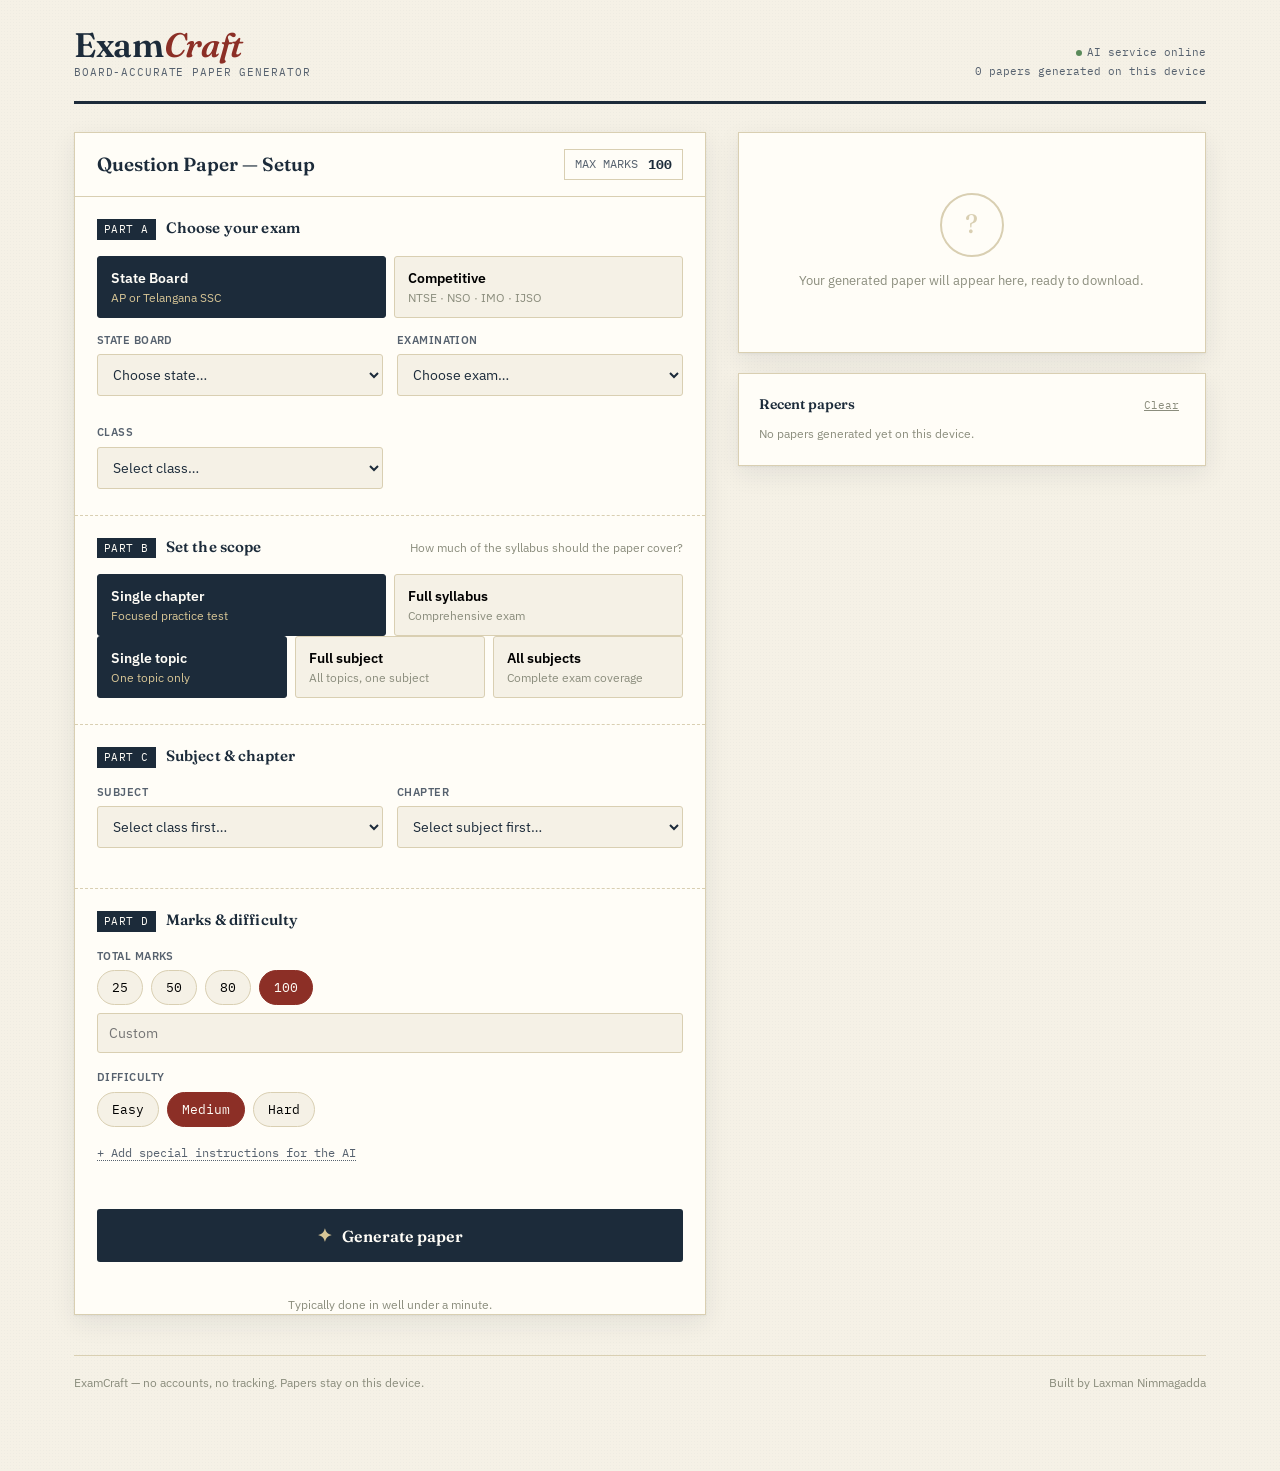
<file: templates/index.html>
<!DOCTYPE html>
<html lang="en">
<head>
<meta charset="UTF-8">
<meta name="viewport" content="width=device-width, initial-scale=1.0">
<title>ExamCraft — AI Exam Paper Generator</title>
<link rel="icon" type="image/svg+xml" href="data:image/svg+xml,%3Csvg xmlns='http://www.w3.org/2000/svg' viewBox='0 0 32 32'%3E%3Crect width='32' height='32' rx='4' fill='%231C2B3A'/%3E%3Ccircle cx='16' cy='16' r='9' fill='none' stroke='%23A6823C' stroke-width='1.6'/%3E%3Ctext x='16' y='20' font-family='Georgia,serif' font-size='12' fill='%23A6823C' text-anchor='middle'%3EEC%3C/text%3E%3C/svg%3E">
<meta name="theme-color" content="#1C2B3A">
<meta name="description" content="ExamCraft — generate board-accurate exam papers with answer keys as print-ready PDFs.">
<link rel="preconnect" href="https://fonts.googleapis.com">
<link rel="preconnect" href="https://fonts.gstatic.com" crossorigin>
<link href="https://fonts.googleapis.com/css2?family=Fraunces:ital,wght@0,500;0,600;0,700;1,500;1,600&family=IBM+Plex+Sans:wght@400;500;600&family=IBM+Plex+Mono:wght@400;500&display=swap" rel="stylesheet">
<link rel="stylesheet" href="/static/css/style.css">
</head>
<body>

<div class="wrap">

  <!-- ═══ MASTHEAD ═══════════════════════════════════════════════ -->
  <header class="masthead">
    <div class="brand">
      <div class="brand-mark">Exam<em>Craft</em></div>
      <div class="brand-tag">Board-accurate paper generator</div>
    </div>
    <div class="masthead-right">
      <div><span class="dot"></span>AI service online</div>
      <div id="lifetimeLine">0 papers generated on this device</div>
    </div>
  </header>

  <div class="layout">

    <!-- ═══ FORM — laid out like the paper it produces ═══════════ -->
    <form class="paper" id="paperForm" autocomplete="off" onsubmit="return false;">

      <div class="paper-head">
        <div class="paper-head-title">Question Paper — Setup</div>
        <div class="marks-box">MAX MARKS <b id="marksPreview">100</b></div>
      </div>

      <!-- PART A — Paper type -->
      <section class="part">
        <div class="part-banner">
          <span class="part-num">PART A</span>
          <span class="part-title">Choose your exam</span>
        </div>
        <div class="seg cols-2" id="examTypeSeg" role="radiogroup" aria-label="Exam type">
          <button type="button" class="seg-btn active" data-exam-type="state-board">
            <strong>State Board</strong>
            <span>AP or Telangana SSC</span>
          </button>
          <button type="button" class="seg-btn" data-exam-type="competitive">
            <strong>Competitive</strong>
            <span>NTSE · NSO · IMO · IJSO</span>
          </button>
        </div>

        <div class="field-row" style="margin-top:14px">
          <div class="field" id="stateField">
            <label for="stateSelect">State board</label>
            <select id="stateSelect">
              <option value="">Choose state…</option>
              <option value="Andhra Pradesh">Andhra Pradesh (BSEAP)</option>
              <option value="Telangana">Telangana (BSETS)</option>
            </select>
          </div>
          <div class="field is-hidden" id="compField">
            <label for="competitiveExam">Examination</label>
            <select id="competitiveExam">
              <option value="">Choose exam…</option>
              <option value="NTSE">NTSE — Talent Search</option>
              <option value="NSO">NSO — Science Olympiad</option>
              <option value="IMO">IMO — Maths Olympiad</option>
              <option value="IJSO">IJSO — Junior Science</option>
            </select>
          </div>
          <div class="field">
            <label for="classSelect">Class</label>
            <select id="classSelect">
              <option value="">Select class…</option>
              <option value="6">Class VI</option>
              <option value="7">Class VII</option>
              <option value="8">Class VIII</option>
              <option value="9">Class IX</option>
              <option value="10">Class X</option>
            </select>
          </div>
        </div>
      </section>

      <!-- PART B — Scope -->
      <section class="part">
        <div class="part-banner">
          <span class="part-num">PART B</span>
          <span class="part-title">Set the scope</span>
          <span class="part-sub" id="scopeHint">How much of the syllabus should the paper cover?</span>
        </div>
        <div class="seg cols-2" id="boardScopeSeg">
          <button type="button" class="seg-btn active" data-scope="single">
            <strong>Single chapter</strong>
            <span>Focused practice test</span>
          </button>
          <button type="button" class="seg-btn" data-scope="all">
            <strong>Full syllabus</strong>
            <span>Comprehensive exam</span>
          </button>
        </div>
        <div class="seg cols-3 is-hidden" id="compScopeSeg">
          <button type="button" class="seg-btn active" data-comp-scope="topic">
            <strong>Single topic</strong>
            <span>One topic only</span>
          </button>
          <button type="button" class="seg-btn" data-comp-scope="subject">
            <strong>Full subject</strong>
            <span>All topics, one subject</span>
          </button>
          <button type="button" class="seg-btn" data-comp-scope="all">
            <strong>All subjects</strong>
            <span>Complete exam coverage</span>
          </button>
        </div>
      </section>

      <!-- PART C — Subject & chapter -->
      <section class="part" id="subjectPart">
        <div class="part-banner">
          <span class="part-num">PART C</span>
          <span class="part-title">Subject &amp; chapter</span>
        </div>
        <div class="field-row">
          <div class="field" id="subjectField">
            <label for="subjectSelect" id="subjectLabel">Subject</label>
            <select id="subjectSelect">
              <option value="">Select class first…</option>
            </select>
          </div>
          <div class="field" id="chapterField">
            <label for="chapterSelect" id="chapterLabel">Chapter</label>
            <select id="chapterSelect">
              <option value="">Select subject first…</option>
            </select>
          </div>
        </div>
      </section>

      <!-- PART D — Marks & difficulty -->
      <section class="part">
        <div class="part-banner">
          <span class="part-num">PART D</span>
          <span class="part-title">Marks &amp; difficulty</span>
        </div>
        <div class="field" style="margin-bottom:16px">
          <label>Total marks</label>
          <div class="chips" id="marksChips">
            <button type="button" class="chip" data-marks="25">25</button>
            <button type="button" class="chip" data-marks="50">50</button>
            <button type="button" class="chip" data-marks="80">80</button>
            <button type="button" class="chip active" data-marks="100">100</button>
            <input type="number" class="chip-custom" id="marksCustom" placeholder="Custom" min="10" max="200">
          </div>
        </div>
        <div class="field">
          <label>Difficulty</label>
          <div class="chips" id="diffChips">
            <button type="button" class="chip" data-diff="Easy">Easy</button>
            <button type="button" class="chip active" data-diff="Medium">Medium</button>
            <button type="button" class="chip" data-diff="Hard">Hard</button>
          </div>
        </div>

        <button type="button" class="more-toggle" id="moreToggle">+ Add special instructions for the AI</button>
        <div class="more-panel" id="morePanel">
          <div class="field" style="margin-top:12px">
            <label for="suggestions">Special instructions (optional)</label>
            <textarea id="suggestions" placeholder="e.g. Focus on word problems, avoid MCQs on this topic, include one diagram-based question…"></textarea>
          </div>
        </div>
      </section>

      <!-- Generate -->
      <div class="generate-bar">
        <button type="button" class="btn-generate" id="generateBtn">
          <span class="seal-icon">✦</span>
          <span id="generateBtnLabel">Generate paper</span>
        </button>
      </div>
      <div class="hint" id="formHint">Typically done in well under a minute.</div>

    </form>

    <!-- ═══ RESULT RAIL ═══════════════════════════════════════════ -->
    <aside class="rail">

      <div class="result-card" id="resultCard">
        <div class="result-empty" id="resultEmpty">
          <div class="stamp-outline">?</div>
          <p>Your generated paper will appear here, ready to download.</p>
        </div>

        <div id="resultFilled" style="display:none">
          <div class="result-head">
            <div class="result-stamp" id="resultStamp">READY</div>
            <div>
              <div class="result-meta-title" id="resultTitle">Paper title</div>
              <div class="result-meta-sub" id="resultSub">—</div>
            </div>
          </div>

          <div class="result-actions">
            <button class="btn btn-primary" id="downloadPaperBtn">Download question paper</button>
            <button class="btn" id="downloadKeyBtn">Download with answer key</button>
            <button class="btn" id="copyBtn">Copy text</button>
          </div>

          <div class="preview-tabs">
            <button class="preview-tab active" data-tab="paper">Question paper</button>
            <button class="preview-tab" data-tab="key">Answer key</button>
          </div>
          <div class="preview-body" id="previewBody"></div>
        </div>
      </div>

      <div class="result-card" id="historyCard">
        <div class="history-head">
          <h3>Recent papers</h3>
          <button class="history-clear" id="clearHistoryBtn">Clear</button>
        </div>
        <div class="history-list" id="historyList">
          <div class="history-empty">No papers generated yet on this device.</div>
        </div>
      </div>

    </aside>
  </div>

  <footer class="footer">
    <span>ExamCraft — no accounts, no tracking. Papers stay on this device.</span>
    <span>Built by Laxman Nimmagadda</span>
  </footer>
</div>

<!-- ═══ LOADING OVERLAY ═══════════════════════════════════════════ -->
<div class="loading-overlay" id="loadingOverlay" role="dialog" aria-modal="true" aria-label="Generating exam paper">
  <div class="loading-card">
    <div class="loading-title">Setting your paper…</div>
    <div class="loading-sub" id="loadingSub">Writing questions, building the answer key, and laying out the PDF.</div>
    <div class="ink-bar"><div class="ink-bar-fill" id="inkBarFill"></div></div>
    <div class="loading-row">
      <span id="elapsedTime">0:00</span>
      <span id="etaTime">~30s typical</span>
    </div>
    <div class="loading-steps" id="loadingSteps">
      <div class="loading-step" data-step="1"><span class="dot"></span>Reading your selections</div>
      <div class="loading-step" data-step="2"><span class="dot"></span>Writing the questions</div>
      <div class="loading-step" data-step="3"><span class="dot"></span>Drawing diagrams &amp; building the answer key</div>
      <div class="loading-step" data-step="4"><span class="dot"></span>Laying out the PDF</div>
    </div>
  </div>
</div>

<div id="toast" role="status" aria-live="polite"></div>

<script src="/static/js/app.js"></script>
</body>
</html>
</file>
<file: static/css/style.css>
/* ═══════════════════════════════════════════════════════════════
   ExamCraft — stylesheet
   Concept: the generator itself is laid out like the exam paper
   it produces — a masthead, numbered parts, a marks box, a
   section banner style borrowed straight from the PDF output.
   Everything animates with plain CSS. No canvas, no animation
   library, no particle systems.
   ═══════════════════════════════════════════════════════════════ */

:root {
  --paper:      #F5F1E6;
  --paper-dark: #EBE3CD;
  --ink:        #1C2B3A;
  --ink-soft:   #57626F;
  --ink-faint:  #8B8D7D;
  --rule:       #D9CFB2;
  --seal:       #8C2F26;
  --seal-soft:  #C96257;
  --gold:       #A6823C;
  --gold-soft:  #D8C696;
  --white:      #FFFDF7;
  --shadow:     0 1px 2px rgba(28,43,58,.06), 0 8px 24px rgba(28,43,58,.08);
  --radius:     3px;
  --serif:      'Fraunces', Georgia, serif;
  --sans:       'IBM Plex Sans', system-ui, sans-serif;
  --mono:       'IBM Plex Mono', 'Courier New', monospace;
}

* { box-sizing: border-box; }
html { scroll-behavior: smooth; }

body {
  margin: 0;
  background: var(--paper);
  color: var(--ink);
  font-family: var(--sans);
  font-size: 15px;
  line-height: 1.5;
  background-image: radial-gradient(rgba(28,43,58,.025) 1px, transparent 1px);
  background-size: 3px 3px;
}

a { color: inherit; }
button { font-family: inherit; }
::selection { background: var(--gold-soft); color: var(--ink); }
:focus-visible { outline: 2px solid var(--seal); outline-offset: 2px; }

/* ── Layout shell ─────────────────────────────────────────────── */
.wrap { max-width: 1180px; margin: 0 auto; padding: 28px 24px 80px; }

/* ── Masthead ─────────────────────────────────────────────────── */
.masthead {
  display: flex;
  align-items: flex-end;
  justify-content: space-between;
  gap: 24px;
  padding-bottom: 20px;
  margin-bottom: 28px;
  border-bottom: 3px solid var(--ink);
}
.brand { display: flex; flex-direction: column; gap: 2px; }
.brand-mark {
  font-family: var(--serif);
  font-weight: 600;
  font-size: 34px;
  letter-spacing: -0.01em;
  line-height: 1;
}
.brand-mark em { font-style: italic; color: var(--seal); }
.brand-tag {
  font-family: var(--mono);
  font-size: 11px;
  letter-spacing: .08em;
  text-transform: uppercase;
  color: var(--ink-soft);
}
.masthead-right {
  font-family: var(--mono);
  font-size: 11px;
  color: var(--ink-soft);
  text-align: right;
  line-height: 1.7;
}
.masthead-right .dot {
  display: inline-block;
  width: 6px; height: 6px;
  border-radius: 50%;
  background: #5A8A5A;
  margin-right: 5px;
}

/* ── Grid: form + result rail ────────────────────────────────── */
.layout { display: grid; grid-template-columns: 1.35fr 1fr; gap: 32px; align-items: start; }
@media (max-width: 980px) { .layout { grid-template-columns: 1fr; } }

/* ── Paper card (the form) ───────────────────────────────────── */
.paper { background: var(--white); border: 1px solid var(--rule); box-shadow: var(--shadow); }

.paper-head {
  display: flex; justify-content: space-between; align-items: center;
  padding: 16px 22px; border-bottom: 1px solid var(--rule);
}
.paper-head-title { font-family: var(--serif); font-size: 19px; font-weight: 600; }
.marks-box {
  font-family: var(--mono); font-size: 12px; color: var(--ink-soft);
  border: 1px solid var(--rule); padding: 5px 10px; display: flex; gap: 10px;
}
.marks-box b { color: var(--ink); font-size: 13px; }

/* ── Part banner (mirrors the PDF's section banner style) ───── */
.part { padding: 20px 22px 26px; border-bottom: 1px dashed var(--rule); }
.part:last-of-type { border-bottom: none; }
.part-banner { display: flex; align-items: baseline; gap: 10px; margin-bottom: 16px; }
.part-num {
  font-family: var(--mono); font-size: 11px; color: var(--white);
  background: var(--ink); padding: 2px 7px; letter-spacing: .04em;
}
.part-title { font-family: var(--serif); font-weight: 600; font-size: 15px; letter-spacing: .01em; }
.part-sub { font-size: 12px; color: var(--ink-faint); margin-left: auto; }
.part.is-hidden { display: none; }

/* ── Field groups ─────────────────────────────────────────────── */
.field-row { display: grid; grid-template-columns: 1fr 1fr; gap: 14px; }
.field-row.single { grid-template-columns: 1fr; }
@media (max-width: 560px) { .field-row { grid-template-columns: 1fr; } }

.field { margin-bottom: 14px; }
.field:last-child { margin-bottom: 0; }
.field label {
  display: block; font-size: 11px; font-weight: 600; letter-spacing: .04em;
  text-transform: uppercase; color: var(--ink-soft); margin-bottom: 6px;
}
select, input[type="text"], input[type="number"], textarea {
  width: 100%; font-family: var(--sans); font-size: 14px; color: var(--ink);
  background: var(--paper); border: 1px solid var(--rule); border-radius: var(--radius);
  padding: 10px 11px; transition: border-color .15s ease, background .15s ease;
}
select:hover, input:hover, textarea:hover { border-color: var(--gold); }
select:focus, input:focus, textarea:focus { border-color: var(--seal); background: var(--white); }
textarea { resize: vertical; min-height: 64px; }

/* ── Segmented control (paper type / scope) ──────────────────── */
.seg { display: grid; grid-auto-flow: column; gap: 8px; }
.seg.cols-2 { grid-template-columns: 1fr 1fr; }
.seg.cols-3 { grid-template-columns: 1fr 1fr 1fr; }
@media (max-width: 560px) { .seg.cols-3 { grid-template-columns: 1fr; } }

.seg-btn {
  display: flex; flex-direction: column; gap: 3px; text-align: left;
  padding: 12px 13px; border: 1px solid var(--rule); background: var(--paper);
  border-radius: var(--radius); cursor: pointer;
  transition: border-color .15s ease, background .15s ease, transform .1s ease;
}
.seg-btn:hover { border-color: var(--gold); transform: translateY(-1px); }
.seg-btn strong { font-size: 13.5px; font-weight: 600; }
.seg-btn span { font-size: 11.5px; color: var(--ink-faint); }
.seg-btn.active { border-color: var(--ink); background: var(--ink); }
.seg-btn.active strong { color: var(--white); }
.seg-btn.active span { color: var(--gold-soft); }

/* ── Chips (marks / difficulty) ──────────────────────────────── */
.chips { display: flex; flex-wrap: wrap; gap: 8px; }
.chip {
  font-family: var(--mono); font-size: 13px; padding: 8px 14px;
  border: 1px solid var(--rule); border-radius: 999px; background: var(--paper);
  cursor: pointer; transition: all .15s ease;
}
.chip:hover { border-color: var(--gold); }
.chip.active { background: var(--seal); border-color: var(--seal); color: var(--white); }
.chip-custom {
  width: 84px; font-family: var(--mono); font-size: 13px; padding: 8px 10px;
  border: 1px solid var(--rule); border-radius: 999px; background: var(--paper);
}
.chip-custom:focus { border-color: var(--seal); }

/* ── Optional instructions toggle ────────────────────────────── */
.more-toggle {
  font-family: var(--mono); font-size: 12px; color: var(--ink-soft);
  background: none; border: none; border-bottom: 1px dotted var(--ink-soft);
  cursor: pointer; padding: 0;
}
.more-toggle:hover { color: var(--seal); }
.more-panel { margin-top: 12px; display: none; }
.more-panel.open { display: block; }

/* ── Generate button ──────────────────────────────────────────── */
.generate-bar { padding: 20px 22px 24px; display: flex; align-items: center; gap: 14px; }
.btn-generate {
  flex: 1; font-family: var(--serif); font-weight: 600; font-size: 16px;
  color: var(--white); background: var(--ink); border: none; border-radius: var(--radius);
  padding: 15px 20px; cursor: pointer; display: flex; align-items: center;
  justify-content: center; gap: 10px; transition: background .15s ease, transform .1s ease;
}
.btn-generate:hover { background: #10202f; transform: translateY(-1px); }
.btn-generate:active { transform: translateY(0); }
.btn-generate:disabled { opacity: .55; cursor: default; transform: none; }
.btn-generate .seal-icon { color: var(--gold-soft); font-size: 18px; }
.hint { font-size: 12px; color: var(--ink-faint); text-align: center; margin-top: 10px; }

/* ── Result rail ──────────────────────────────────────────────── */
.rail { display: flex; flex-direction: column; gap: 20px; position: sticky; top: 24px; }

.result-card { background: var(--white); border: 1px solid var(--rule); box-shadow: var(--shadow); padding: 20px 20px 22px; }
.result-empty { text-align: center; padding: 40px 18px; color: var(--ink-faint); }
.result-empty .stamp-outline {
  width: 64px; height: 64px; margin: 0 auto 14px; border: 2px solid var(--rule);
  border-radius: 50%; display: flex; align-items: center; justify-content: center;
  font-family: var(--serif); font-size: 26px; color: var(--rule);
}
.result-empty p { font-size: 13px; margin: 0; }

.result-head { display: flex; align-items: center; gap: 12px; margin-bottom: 14px; }
.result-stamp {
  width: 46px; height: 46px; border-radius: 50%; border: 2px solid var(--seal);
  color: var(--seal); display: flex; align-items: center; justify-content: center;
  font-family: var(--serif); font-weight: 700; font-size: 12px; letter-spacing: .02em;
  transform: rotate(-8deg) scale(0);
  animation: stamp-down .35s cubic-bezier(.2,1.4,.4,1) forwards;
  animation-delay: .05s; flex-shrink: 0;
}
@keyframes stamp-down {
  0%   { transform: rotate(-8deg) scale(1.7); opacity: 0; }
  60%  { transform: rotate(-8deg) scale(.92); opacity: 1; }
  100% { transform: rotate(-8deg) scale(1); opacity: 1; }
}
@media (prefers-reduced-motion: reduce) {
  .result-stamp { animation: none; transform: rotate(-8deg) scale(1); }
}
.result-meta-title { font-family: var(--serif); font-weight: 600; font-size: 16px; }
.result-meta-sub { font-size: 12px; color: var(--ink-soft); }

.result-actions { display: flex; flex-direction: column; gap: 8px; margin-top: 14px; }
.btn {
  font-family: var(--sans); font-size: 13.5px; font-weight: 600; padding: 11px 14px;
  border-radius: var(--radius); border: 1px solid var(--rule); background: var(--paper);
  cursor: pointer; display: flex; align-items: center; justify-content: center; gap: 8px;
  transition: all .15s ease;
}
.btn:hover { border-color: var(--gold); background: var(--white); }
.btn-primary { background: var(--seal); border-color: var(--seal); color: var(--white); }
.btn-primary:hover { background: #762620; border-color: #762620; }
.btn:disabled { opacity: .45; cursor: default; }

.preview-tabs { display: flex; gap: 4px; margin-top: 16px; border-bottom: 1px solid var(--rule); }
.preview-tab {
  font-family: var(--mono); font-size: 11.5px; padding: 8px 4px; background: none;
  border: none; border-bottom: 2px solid transparent; color: var(--ink-faint); cursor: pointer;
}
.preview-tab.active { color: var(--ink); border-color: var(--seal); }
.preview-body {
  margin-top: 12px; max-height: 340px; overflow-y: auto; font-family: var(--mono);
  font-size: 12px; line-height: 1.6; white-space: pre-wrap; color: var(--ink-soft);
  padding-right: 6px;
}

/* ── History ──────────────────────────────────────────────────── */
.history-head { display: flex; justify-content: space-between; align-items: center; margin-bottom: 10px; }
.history-head h3 { font-family: var(--serif); font-size: 14px; font-weight: 600; margin: 0; }
.history-clear {
  font-family: var(--mono); font-size: 11px; color: var(--ink-faint);
  background: none; border: none; cursor: pointer; text-decoration: underline;
}
.history-list { display: flex; flex-direction: column; gap: 6px; }
.history-item {
  display: flex; justify-content: space-between; align-items: center; gap: 8px;
  padding: 9px 10px; border: 1px solid var(--rule); border-radius: var(--radius);
  font-size: 12px; cursor: pointer; transition: border-color .15s ease;
}
.history-item:hover { border-color: var(--gold); }
.history-item-title { font-weight: 600; }
.history-item-sub { color: var(--ink-faint); font-size: 11px; }
.history-item button {
  font-family: var(--mono); font-size: 10.5px; border: 1px solid var(--rule);
  background: var(--paper); border-radius: 999px; padding: 4px 9px; cursor: pointer;
}
.history-empty { font-size: 12px; color: var(--ink-faint); }

/* ── Loading overlay ──────────────────────────────────────────── */
.loading-overlay {
  position: fixed; inset: 0; background: rgba(28,43,58,.55); backdrop-filter: blur(2px);
  display: none; align-items: center; justify-content: center; z-index: 100; padding: 20px;
}
.loading-overlay.show { display: flex; }
.loading-card { width: 100%; max-width: 420px; background: var(--white); border: 1px solid var(--rule); box-shadow: var(--shadow); padding: 28px 26px; }
.loading-title { font-family: var(--serif); font-weight: 600; font-size: 19px; margin-bottom: 4px; }
.loading-sub { font-size: 12.5px; color: var(--ink-soft); margin-bottom: 18px; }
.ink-bar { height: 6px; background: var(--paper-dark); border-radius: 999px; overflow: hidden; margin-bottom: 10px; }
.ink-bar-fill { height: 100%; width: 4%; background: linear-gradient(90deg, var(--seal), var(--gold)); border-radius: 999px; transition: width .4s ease; }
.loading-row { display: flex; justify-content: space-between; font-family: var(--mono); font-size: 11px; color: var(--ink-faint); margin-bottom: 18px; }
.loading-steps { display: flex; flex-direction: column; gap: 9px; }
.loading-step { display: flex; align-items: center; gap: 9px; font-size: 12.5px; color: var(--ink-faint); transition: color .2s ease; }
.loading-step.active { color: var(--ink); font-weight: 600; }
.loading-step.done { color: var(--ink-soft); }
.loading-step .dot { width: 7px; height: 7px; border-radius: 50%; border: 1.5px solid var(--rule); flex-shrink: 0; transition: all .2s ease; }
.loading-step.active .dot { background: var(--seal); border-color: var(--seal); }
.loading-step.done .dot { background: var(--ink-soft); border-color: var(--ink-soft); }

/* ── Toast ────────────────────────────────────────────────────── */
#toast {
  position: fixed; bottom: 22px; left: 50%; transform: translateX(-50%) translateY(12px);
  background: var(--ink); color: var(--white); font-size: 13px; padding: 11px 18px;
  border-radius: var(--radius); box-shadow: var(--shadow); opacity: 0; pointer-events: none;
  transition: opacity .2s ease, transform .2s ease; z-index: 200; max-width: 90vw;
}
#toast.show { opacity: 1; transform: translateX(-50%) translateY(0); }

/* ── Footer ───────────────────────────────────────────────────── */
.footer {
  margin-top: 40px; padding-top: 18px; border-top: 1px solid var(--rule);
  font-size: 11.5px; color: var(--ink-faint); display: flex;
  justify-content: space-between; flex-wrap: wrap; gap: 8px;
}
.footer a { text-decoration: underline; }

/* ── Misc ─────────────────────────────────────────────────────── */
.visually-hidden { position: absolute; width: 1px; height: 1px; overflow: hidden; clip: rect(0,0,0,0); white-space: nowrap; }
</file>
